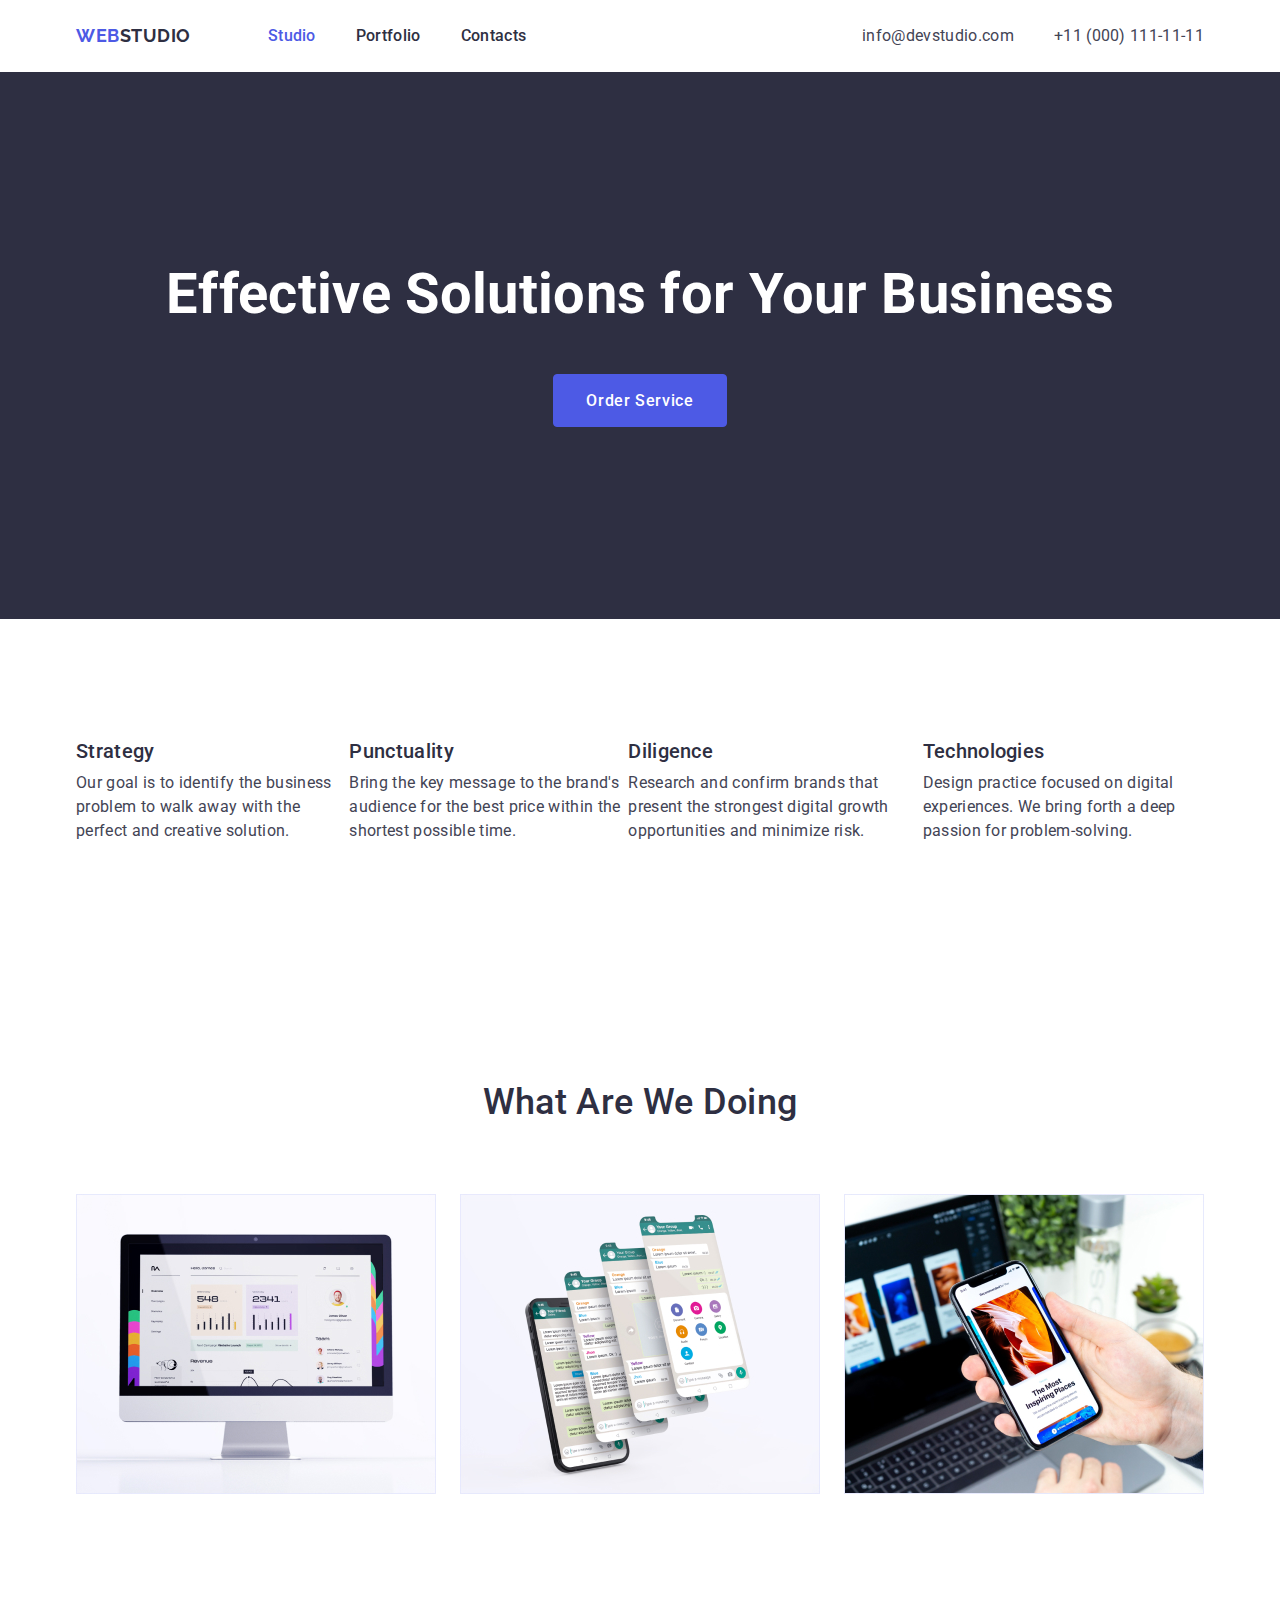
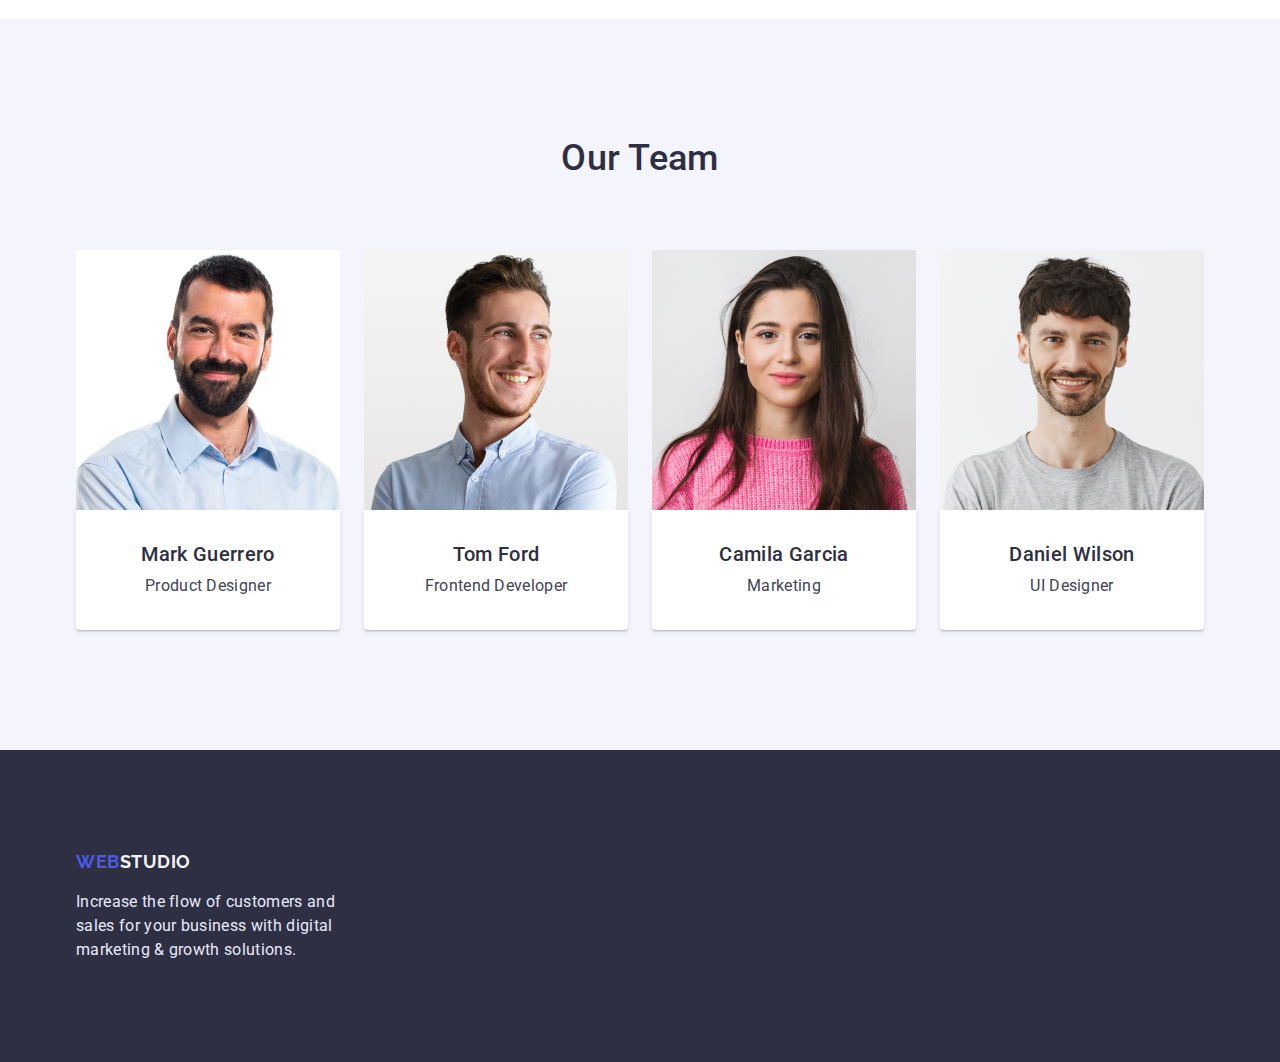
<file: index.html>
<!DOCTYPE html>
<html lang="en">
  <head>
    <meta charset="UTF-8" />
    <meta http-equiv="X-UA-Compatible" content="IE=edge" />
    <meta name="viewport" content="width=device-width, initial-scale=1.0" />
    <title>Module 2.2.</title>

    <link rel="preconnect" href="https://fonts.googleapis.com" />
    <link rel="preconnect" href="https://fonts.gstatic.com" crossorigin />
    <link
      href="https://fonts.googleapis.com/css2?family=Raleway:wght@700&family=Roboto:wght@400;500;700;900&display=swap"
      rel="stylesheet"
    />
    <link rel="stylesheet" href="https://cdnjs.cloudflare.com/ajax/libs/modern-normalize/1.1.0/modern-normalize.min.css">

    <link rel="stylesheet" href="./css/styles.css" />
  </head>

  <body class="body">
    <header class="header">
      <div class="container header-nav">
      <nav class="logo-nav">
        <a class="logo" href="./index.html"
          ><span class="logo-color">WEB</span>STUDIO</a
        >
        <ul class="site-nav">
          <li><a href="#" class="webpage">Studio</a></li>
          <li><a href="./portfolio.html">Portfolio</a></li>
          <li><a href="#">Contacts</a></li>
        </ul>
         </nav>
        
      <ul class="contacts auth-nav">
        <li><a href="mailto:info@devstudio.com">info@devstudio.com</a></li>
        <li><a href="tel:+11(000)1111111">+11 (000) 111-11-11</a></li>
      </ul>
    
  </div>
    </header>

    <main>
        <section class="headline">
      <div class="container">
        <h1 class="headline-title">Effective Solutions for Your Business</h1>
        <button class="button">Order Service</button>
      </section>
    </div>

      <section class="characteristic">
        <div class="container">
        <h2 class="hidden">Characteristic</h2>
        <ul class="list desc">
          <li>
            <h3 class="title">Strategy</h3>
            <p class="text">
              Our goal is to identify the business problem to walk away with the
              perfect and creative solution.
            </p>
          </li>
          <li>
            <h3 class="title">Punctuality</h3>
            <p class="text">
              Bring the key message to the brand's audience for the best price
              within the shortest possible time.
            </p>
          </li>
          <li>
            <h3 class="title">Diligence</h3>
            <p class="text">
              Research and confirm brands that present the strongest digital
              growth opportunities and minimize risk.
            </p>
          </li>
          <li>
            <h3 class="title">Technologies</h3>
            <p class="text">
              Design practice focused on digital experiences. We bring forth a
              deep passion for problem-solving.
            </p>
          </li>
        </ul>
      </div>
      </section>

      <section class="work">
        <div class="container">
        <h2 class="title-list">What are we doing</h2>
        <ul class="items">
          <li>
            <img
              width="360"
              height="300"
              src="./images/img.jpg"
              alt="computer"
            />
          </li>
          <li>
            <img
              width="360"
              height="300"
              src="./images/img(1).jpg"
              alt="application functions"
            />
          </li>
          <li>
            <img
              width="360"
              height="300"
              src="./images/img(2).jpg"
              alt="mobile application"
            />
          </li>
        </ul>
      </div>
      </section>

      <section class="list-team">
        <div class="container">
        <h2 class="title-our-team">Our Team</h2>
        <ul class="list">
          <li>
            <div class="image">
            <img
              width="264"
              height="260"
              src="./images/mark.jpg"
              alt="Product Designer"
            />
          </div>
            <div class="content">
            <h3 class="title">Mark Guerrero</h3>
            <p class="text">Product Designer</p>
          </div>
          
          </li>
          <li>
            <div class="image">
            <img
              width="264"
              height="260"
              src="./images/tom.jpg"
              alt="Frontend Developer"
            />
          </div>
            <div class="content">
            <h3 class="title">Tom Ford</h3>
            <p class="text">Frontend Developer</p>
          </div>
          </li>
          <li>
            <div class="image">
            <img
              width="264"
              height="260"
              src="./images/camila.jpg"
              alt="Marketing"
            />
          </div>
            <div class="content">
            <h3 class="title">Camila Garcia</h3>
            <p class="text">Marketing</p>
          </div>
          </li>
          <li>
            <div class="image">
            <img
              width="264"
              height="260"
              src="./images/daniel.jpg"
              alt="UI Designer"
            />
          </div>
            <div class="content">
            <h3 class="title">Daniel Wilson</h3>
            <p class="text">UI Designer</p>
          </div>
          </li>
        </ul>
      </div>
      </section>
    </main>

    <footer class="footer">
      <div class="container">
      <a class="logo" href="./index.html"
        ><span class="logo-color">WEB</span>STUDIO</a
      >
      <p class="title">
        Increase the flow of customers and sales for your business with digital
        marketing & growth solutions.
      </p>
    </div>
    </footer>
  </body>
</html>
</file>
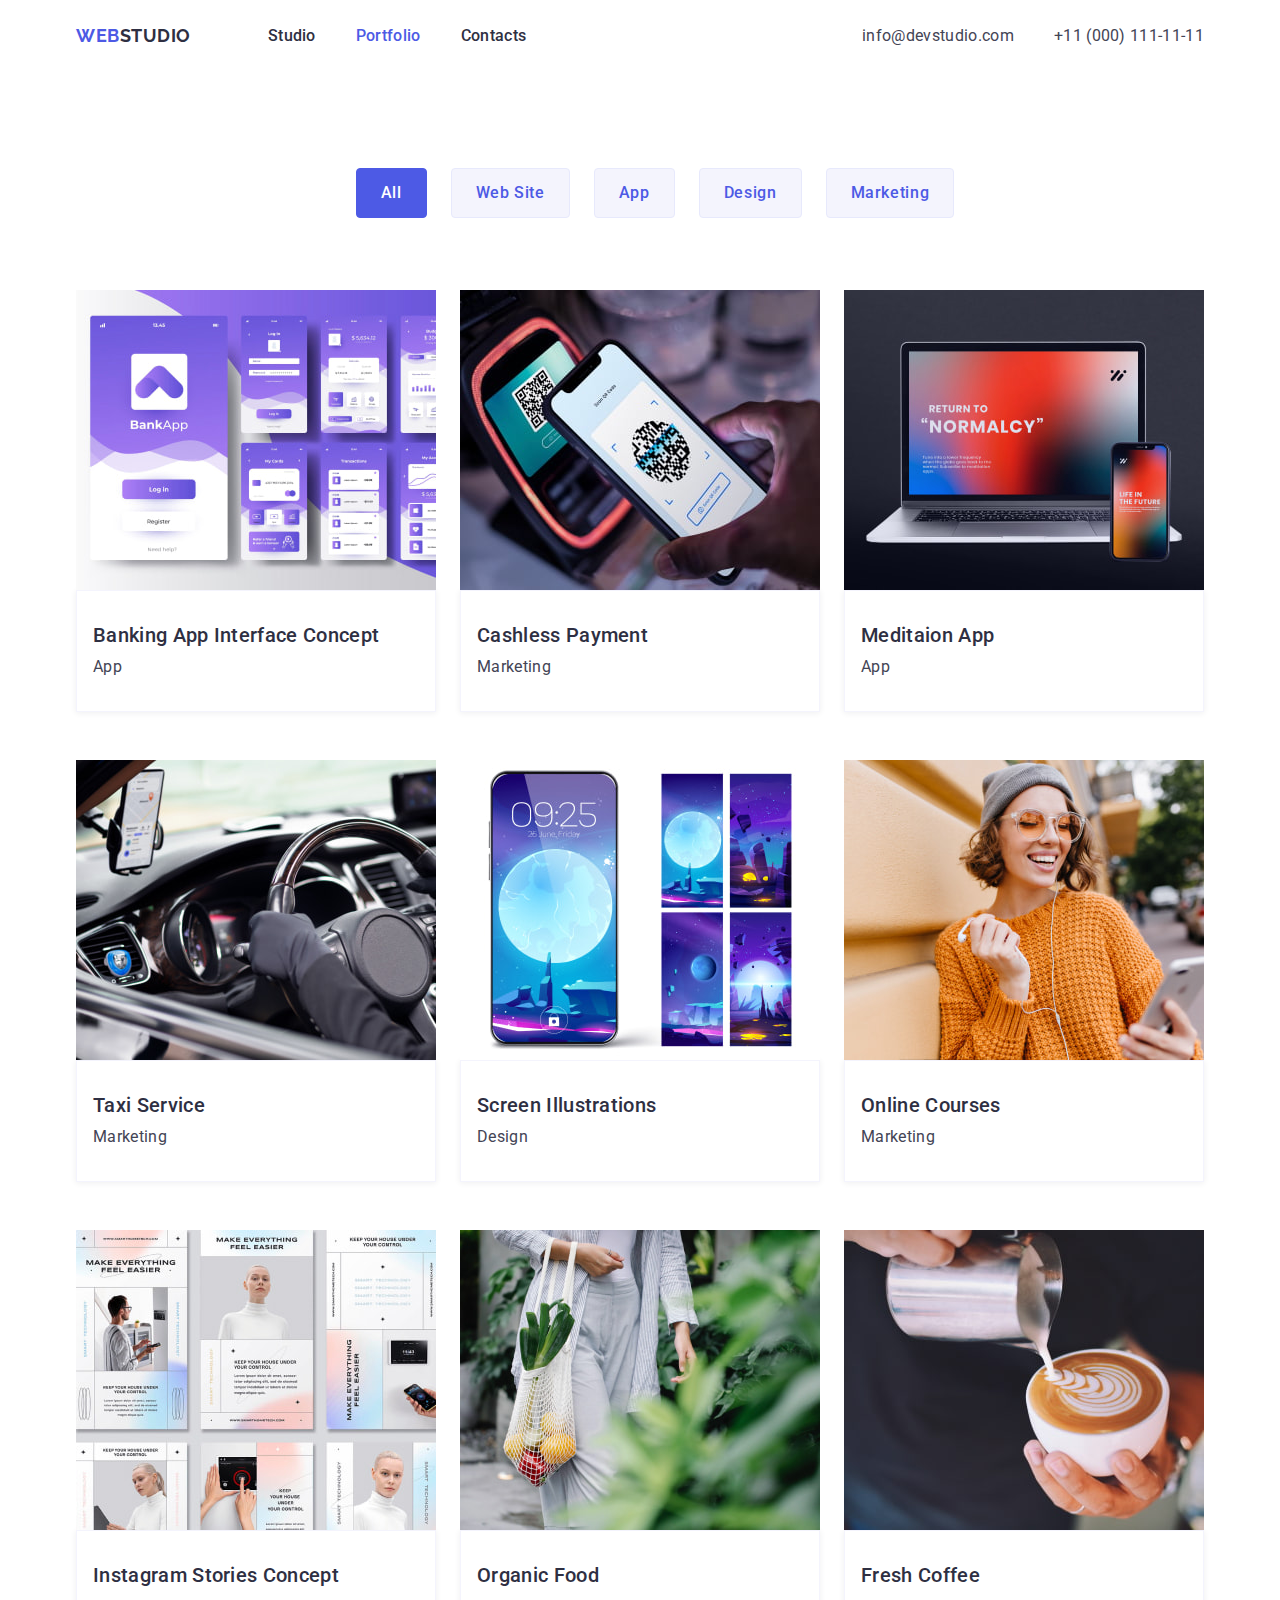
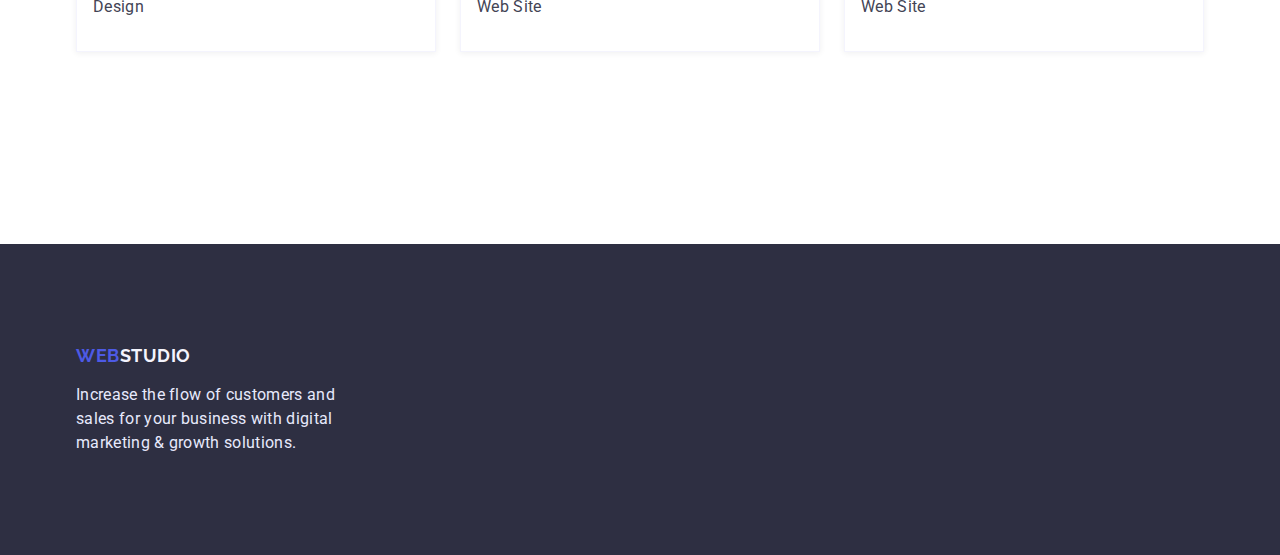
<file: portfolio.html>
<!DOCTYPE html>
<html lang="en">
  <head>
    <meta charset="UTF-8" />
    <meta http-equiv="X-UA-Compatible" content="IE=edge" />
    <meta name="viewport" content="width=device-width, initial-scale=1.0" />
    <title>Portfolio</title>

    <link rel="preconnect" href="https://fonts.googleapis.com" />
    <link rel="preconnect" href="https://fonts.gstatic.com" crossorigin />
    <link
      href="https://fonts.googleapis.com/css2?family=Raleway:wght@700&family=Roboto:wght@400;500;700;900&display=swap"
      rel="stylesheet"
    />
    <link
      rel="stylesheet"
      href="https://cdnjs.cloudflare.com/ajax/libs/modern-normalize/1.1.0/modern-normalize.min.css"
    />

    <link
      rel="stylesheet"
      href="https://cdnjs.cloudflare.com/ajax/libs/modern-normalize/1.1.0/modern-normalize.min.css"
    />

    <link rel="stylesheet" href="./css/styles.css" />
  </head>

  <body class="body">
    <header class="header">
      <div class="container header-nav">
        <nav class="logo-nav">
          <a class="logo" href="./index.html"
            ><span class="logo-color">WEB</span>STUDIO</a
          >
          <ul class="site-nav">
            <li><a href="#">Studio</a></li>
            <li><a href="./portfolio.html" class="webpage">Portfolio</a></li>
            <li><a href="#">Contacts</a></li>
          </ul>
        </nav>

        <ul class="contacts auth-nav">
          <li><a href="mailto:info@devstudio.com">info@devstudio.com</a></li>
          <li><a href="tel:+11(000)1111111">+11 (000) 111-11-11</a></li>
        </ul>
      </div>
    </header>

    <main>
      <section class="picture">
        <div class="container">
          <h1 class="hidden">Portfolio</h1>
          <ul class="container primtary">
            <li><button class="button-picture" type="button">All</button></li>
            <li>
              <button class="button-primtary" type="button">Web Site</button>
            </li>
            <li><button class="button-primtary" type="button">App</button></li>
            <li>
              <button class="button-primtary" type="button">Design</button>
            </li>
            <li>
              <button class="button-primtary" type="button">Marketing</button>
            </li>
          </ul>
          <ul class="element">
            <li>
              <div class="image">
                <img
                  width="360"
                  height="300"
                  src="./images/сoncept.jpg"
                  alt="Concept"
                />
              </div>
              <div class="content-portfolio">
                <h2 class="title-portfolio">Banking App Interface Concept</h2>
                <p class="text-portfolio">App</p>
              </div>
            </li>
            <li>
              <div class="image">
                <img
                  width="360"
                  height="300"
                  src="./images/paymentt.jpg"
                  alt="Cashless Payment"
                />
              </div>
              <div class="content-portfolio">
                <h2 class="title-portfolio">Cashless Payment</h2>
                <p class="text-portfolio">Marketing</p>
              </div>
            </li>
            <li>
              <div class="image">
                <img
                  width="360"
                  height="300"
                  src="./images/meditaion.jpg"
                  alt="Meditaion App"
                />
              </div>
              <div class="content-portfolio">
                <h2 class="title-portfolio">Meditaion App</h2>
                <p class="text-portfolio">App</p>
              </div>
            </li>
            <li>
              <div class="image">
                <img
                  width="360"
                  height="300"
                  src="./images/taxi.jpg"
                  alt="Taxi Service"
                />
              </div>
              <div class="content-portfolio">
                <h2 class="title-portfolio">Taxi Service</h2>
                <p class="text-portfolio">Marketing</p>
              </div>
            </li>
            <li>
              <div class="image">
                <img
                  width="360"
                  height="300"
                  src="./images/screen.jpg"
                  alt="Screen Illustrations"
                />
              </div>
              <div class="content-portfolio">
                <h2 class="title-portfolio">Screen Illustrations</h2>
                <p class="text-portfolio">Design</p>
              </div>
            </li>
            <li>
              <div class="image">
                <img
                  width="360"
                  height="300"
                  src="./images/courses.jpg"
                  alt="Online Courses"
                />
              </div>
              <div class="content-portfolio">
                <h2 class="title-portfolio">Online Courses</h2>
                <p class="text-portfolio">Marketing</p>
              </div>
            </li>
            <li>
              <div class="image">
                <img
                  width="360"
                  height="300"
                  src="./images/instagram.jpg"
                  alt="Instagram Stories Concept"
                />
              </div>
              <div class="content-portfolio">
                <h2 class="title-portfolio">Instagram Stories Concept</h2>
                <p class="text-portfolio">Design</p>
              </div>
            </li>
            <li>
              <div class="image">
                <img
                  width="360"
                  height="300"
                  src="./images/food.jpg"
                  alt="Organic Food"
                />
              </div>
              <div class="content-portfolio">
                <h2 class="title-portfolio">Organic Food</h2>
                <p class="text-portfolio">Web Site</p>
              </div>
            </li>
            <li>
              <div class="image">
                <img
                  width="360"
                  height="300"
                  src="./images/сoffee.jpg"
                  alt="Coffee"
                />
              </div>
              <div class="content-portfolio">
                <h2 class="title-portfolio">Fresh Coffee</h2>
                <p class="text-portfolio">Web Site</p>
              </div>
            </li>
          </ul>
        </div>
      </section>
    </main>

    <footer class="footer">
      <div class="container">
        <a class="logo" href="./index.html"
          ><span class="logo-color">WEB</span>STUDIO</a
        >
        <p class="title">
          Increase the flow of customers and sales for your business with
          digital marketing & growth solutions.
        </p>
      </div>
    </footer>
  </body>
</html>
</file>
<file: css/styles.css>
/* палітра */
/* #4D5AE5   
/* #2E2F42 */
/* #31D0AA */
/* #434455  text*/
/* #8E8F99   Subtle Text*/
/* #E7E9FC  Accent*/
/* #F4F4FD  Light */
/* #404BBF; */

:root{
    --primary-text-color: #434455;
    --title-text-color: #2E2F42;
    --button-color: #4D5AE5;
    --active-states-color:#404BBF;    
    --headline-title-color: #FFFFFF;
    --footer-logo-color: #F4F4FD;
    --subtle-backgrounds: #E7E9FC;
}
h2{
    margin-top: 0;
}

.title{
    margin-top: 0;
}
body{
    font-family: Roboto, sans-serif;
    letter-spacing: 0.02em;
    color: var(--primary-text-color);
}

.header-nav{
    display: flex;
    align-items: center;
    justify-content: center;
   
}
.site-nav .webpage{
    color: var(--button-color);   
}

.contacts{
    display: flex;
    align-items: center;
    margin-left: auto;
}
.logo-nav{
    display: flex;
    align-items: center;
}

.logo  {
    color: var(--title-text-color);
    font-family: Raleway, sans-serif ;
    font-weight: 700;
    letter-spacing: 0.03em;
    font-size: 18px;
    line-height: 1.3;
    text-decoration: none;
}

.logo-color{
    color: var(--button-color);
    font-family: Raleway, sans-serif;
    font-weight: 700;
    letter-spacing: 0.03em;
    font-size: 18px;
    line-height: 1.2; 
}

ul{
    list-style: none;
    margin-top: 0;
    margin-bottom: 0;
    padding-left: 0;
}


.site-nav a{
    color: var(--title-text-color);
    font-weight: 500;
    font-size: 16px;
    line-height: 1.5;
    text-decoration: none; 
    display: block;
    padding-top: 24px;
    padding-bottom: 24px;
    
}

.site-nav:active{
    color: var(--button-color);
} 

.site-nav{
    display: flex;
    justify-content: center;
    margin-left: 77px;
}
 
.auth-nav{
    display: flex;
    justify-content: center;
    
}

.site-nav li:not(:last-child){
    margin-right: 40px;
}

.auth-nav li:not(:last-child){
    margin-right: 40px;
}

.site-nav a:hover,
.site-nav a:focus {
    color: var(--button-color);
}

.auth-nav a{
    color: var(--primary-text-color);
    font-weight: 400;
    font-size: 16px;
    line-height: 1.5;
    text-decoration: none;
    padding-top: 24px;
    padding-bottom: 24px;
}


.auth-nav a:hover,
.auth-nav a:focus {
    color: var(--button-color);
}
.logo-nav .site-nav{
    margin-top: 0;
    margin-bottom: 0;
    padding-left: 0;
}


.headline{
    background: var(--title-text-color);
    text-align: center;
    padding-top: 192px;
    padding-bottom: 192px;
}

.headline-title{
    font-family: "roboto" sans-serif;
    color: var(--headline-title-color);
    font-weight: 700;
    font-size: 56px;
    line-height: 1.1;
    text-align: center;
    margin-top: 0;
    margin-bottom: 48px;
}

.characteristic{
    padding-top: 120px;
    padding-bottom: 120px;
}

.hidden{
    position: absolute;
    white-space: nowrap;
    width: 1px;
    height: 1px;
    overflow: hidden;
    border: 0;
    padding: 0;
    clip: rect(0 0 0 0);
    clip-path: inset(50%);
    margin: -1px;
}
.list .title{
    color: var(--title-text-color);
    font-weight: 500;
    font-size: 20px;
    line-height: 1.2;
    margin-top: 0;
    margin-bottom: 8px;
    text-align: left;
}

.list{
    display: flex;
}

.work{
    display: flex;
    padding-top: 120px;
    padding-bottom: 120px; 
}

.list-team li{
    width: calc((100% - 72px) / 4);
}

.list .desc li{
    width: calc((100% - 72px) / 4);
    margin-right: 24px; 
}

.items{
    display: flex;
}

.list .list:not(:last-child){
    margin-right: 24px;   
}

.work .items li:not(:last-child){
    margin-right: 24px;   
}

.list .text{
    font-weight: 400;
    font-size: 16px;
    line-height: 1.5;
    margin-top: 0;
    margin-bottom: 0px;
}

.container .title{
    margin-bottom: 8px;
}


.container .text{
    margin-top: 0;
    margin-bottom: 0;
}

.image{
    display: flex;
}

.list-team .title{
    margin-top: 0;
    text-align: center;
}
.content{
    padding: 32px 16px;
    background: #FFFFFF;
    box-shadow: 0px 1px 6px rgba(46, 47, 66, 0.08), 0px 1px 1px rgba(46, 47, 66, 0.16), 0px 2px 1px rgba(46, 47, 66, 0.08);
    border-radius: 0px 0px 4px 4px;
    text-align: center;
    
}
 
.title-list{
    color: var(--title-text-color);
    font-weight: 500;
    font-size: 36px;
    line-height: 1.1;
    text-transform: capitalize;
    text-align: center;
    margin-bottom: 72px;
}
  
.list-team .list li:not(:last-child){
    margin-right: 24px;
}

.list-team .title-our-team{
    color: var(--title-text-color);
    font-weight: 500;
    font-size: 36px;
    line-height: 1.1;
    text-transform: capitalize;
    text-align: center;
    margin-bottom: 72px;
}



.footer{
    background: var(--title-text-color);
    padding-top: 100px;
    padding-bottom: 100px ;
}

.footer .logo{
    color: var(--footer-logo-color);
    font-family: Raleway, sans-serif ;
    font-weight: 700;
    letter-spacing: 0.03em;
    font-size: 18px;
    line-height: 1.3;
}

.footer .title{
    color: var(--subtle-backgrounds);
    font-weight: 400;
    font-size: 16px;
    line-height: 1.5;
    margin-top: 16px;
    margin-bottom: 0;
    width: 264px;
}
.button{
    color: var(--headline-title-color);
    background: var(--button-color);
    font-family: 'Roboto';
    font-weight: 500;
    font-size: 16px;
    line-height: 1.2;
    letter-spacing: 0.04em;
    cursor: pointer;
    border-radius: 4px;
    padding: 16px 32px;
    min-width: 170px;
    text-align: center;
    border: 1px solid var(--button-color);
        
}

.button-picture{
    color: var(--headline-title-color);
    background: var(--button-color);
    font-family: 'Roboto';
    font-weight: 500;
    font-size: 16px;
    line-height: 1.5;
    letter-spacing: 0.04em;
    cursor: pointer;
    border-radius: 4px;
    padding: 12px 24px;
    min-width: 69px;
    min-height: 48px;
    text-align: center;
    border: 1px solid var(--button-color);
        
}
.button-primtary {
    color: var(--button-color);
    background: var(--footer-logo-color);
    font-family: 'Roboto';
    font-weight: 500;
    font-size: 16px;
    line-height: 1.5;
    letter-spacing: 0.04em;
    cursor: pointer;
    border-radius: 4px;
    padding: 12px 24px;
    min-width: 69px;
    min-height: 48px;
    text-align: center;
    border: 1px solid var(--subtle-backgrounds);
}

.button:hover,
.button:focus,
.button-primtary:hover,
.button-primtary:focus, 
.button-picture:hover,
.button-picture:focus{
    background: var(--active-states-color);
    color: var(--headline-title-color);
    border: 1px solid var(--button-color);
}

.container{
    margin-left: auto;
    margin-right: auto;
    width: 1158px; 
    padding-left: 15px;
    padding-right: 15px;
}

.list-team{
    background: var(--footer-logo-color); 
    padding-top: 120px;
    padding-bottom: 120px; 
}
/* Portfolio */

.primtary{
    display: flex;
    align-items: center;
    justify-content: center;
    margin-bottom: 72px;
}

.primtary li:not(:last-child){
    margin-right: 24px;
}

.element{
    display: flex;
    flex-wrap: wrap;
    margin-right: -24px; ;
    margin-bottom: -48px;

}

.element li{
    width: 360px;
    margin-right: 24px;
    margin-bottom: 48px;
}

.element li:nth-last-child(-n + 3){
    margin-bottom: 120px;
}


.content-portfolio {
    background: #FFFFFF;
    border: 0.5px solid #F4F4FD;
    box-shadow: 0px 1px 6px rgba(46, 47, 66, 0.08);
    padding: 32px 52px 32px 16px;
    padding-bottom: 32px;
}

.picture{
    padding-top: 96px;
    padding-bottom: 120px;
}

.title-portfolio{
    color: var(--title-text-color);
    font-weight: 500;
    font-size: 20px;
    line-height: 1.2;
    margin-top: 0;
    margin-bottom: 8px;
    text-align: left;
}


.text-portfolio{
    font-weight: 400;
    font-size: 16px;
    line-height: 1.5;
    margin-top: 0;
    margin-bottom: 0px;
}
</file>
